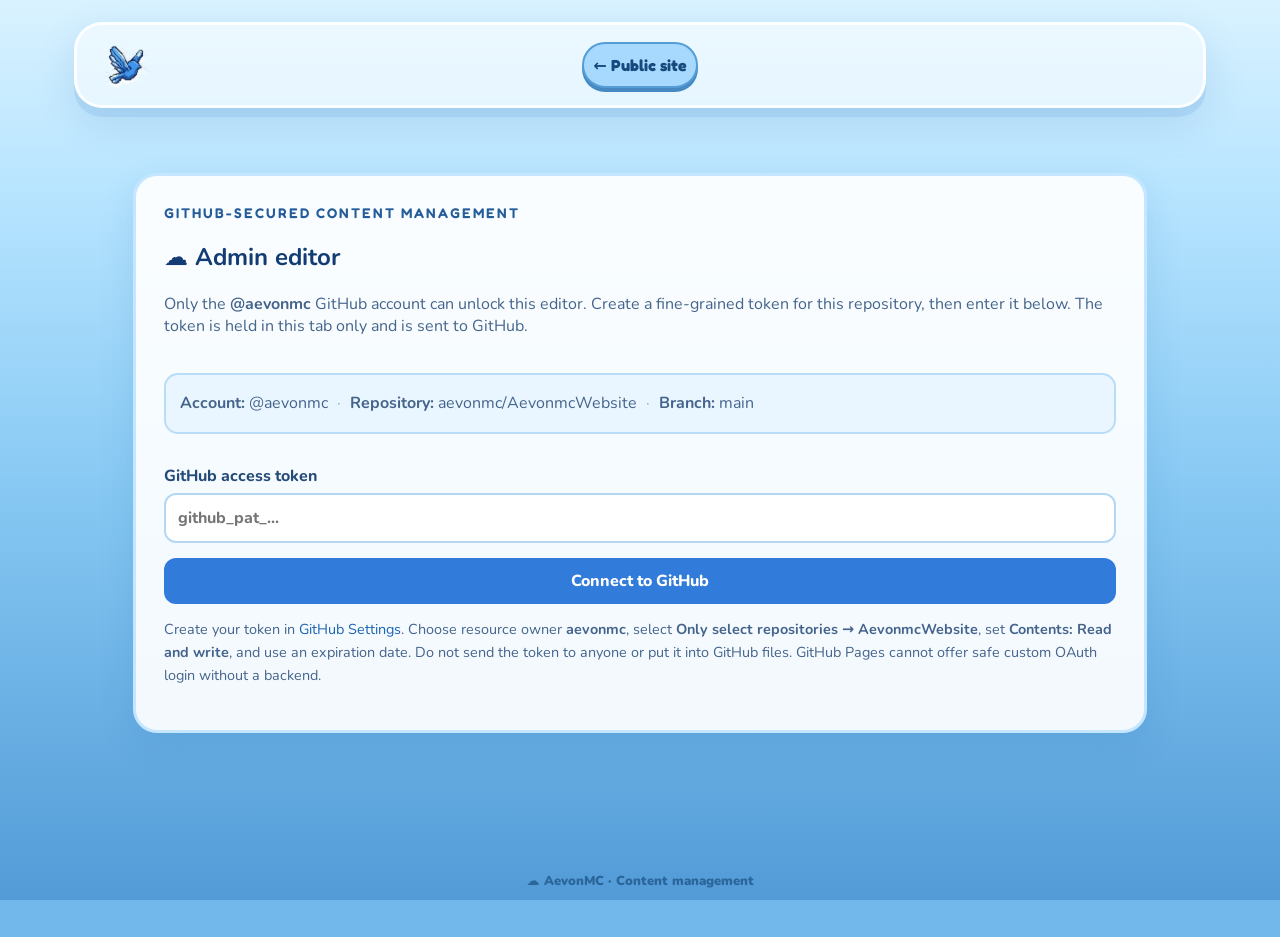
<file: admin.html>
<!doctype html><html lang="en"><head><meta charset="utf-8"><meta name="viewport" content="width=device-width,initial-scale=1"><meta name="robots" content="noindex,nofollow"><title>AevonMC • Content Manager</title><link rel="icon" href="assets/aevonmc-icon.png"><link rel="stylesheet" href="styles.css"><link rel="stylesheet" href="admin.css?v=instant-editor-1"></head><body><div class="sky" aria-hidden="true"><div class="sun"></div><div class="cloud cloud-a"></div><div class="cloud cloud-b"></div><div class="cloud cloud-c"></div></div><div class="app"><header class="topbar"><a class="brand" title="AevonMC" href="index.html"><img src="assets/aevonmc-icon.png" alt=""></a><nav><a href="index.html">← Public site</a><button id="logout" hidden>Disconnect</button></nav></header><main class="admin-shell"><section class="admin-panel" id="login"><div class="eyebrow">GitHub-secured content management</div><h1>☁ Admin editor</h1><p>Only the <strong>@aevonmc</strong> GitHub account can unlock this editor. Create a fine-grained token for this repository, then enter it below. The token is held in this tab only and is sent to GitHub.</p><form id="connect-form"><p class="repo-lock"><strong>Account:</strong> @aevonmc <span>·</span> <strong>Repository:</strong> aevonmc/AevonmcWebsite <span>·</span> <strong>Branch:</strong> main</p><label>GitHub access token <input id="token" type="password" required autocomplete="off" placeholder="github_pat_..."></label><button class="admin-btn" type="submit">Connect to GitHub</button></form><p class="help">Create your token in <a href="https://github.com/settings/personal-access-tokens/new" target="_blank" rel="noopener noreferrer">GitHub Settings</a>. Choose resource owner <strong>aevonmc</strong>, select <strong>Only select repositories → AevonmcWebsite</strong>, set <strong>Contents: Read and write</strong>, and use an expiration date. Do not send the token to anyone or put it into GitHub files. GitHub Pages cannot offer safe custom OAuth login without a backend.</p></section><section id="dashboard" hidden><div class="admin-head"><div><div class="eyebrow">AevonMC</div><h1>Manage Rules & Guides</h1><p id="connected"></p></div><button class="admin-btn" id="new-post">＋ Add post</button></div><p class="notice" id="status" role="status" aria-live="polite"></p><div class="admin-panel"><div class="admin-tools"><input id="filter" placeholder="Search posts..." aria-label="Filter posts"><select id="server-filter"><option value="">All servers</option><option value="lifesteal">LifeSteaL</option><option value="survival-economy">Survival Economy</option></select><select id="category-filter"><option value="">All categories</option><option value="rules">Rules</option><option value="guides">Guides</option></select><button id="refresh">↻ Refresh</button></div><div id="post-list"></div></div><section class="admin-panel" id="editor" hidden><h2 id="editor-title">New post</h2><form id="post-form"><label>Title<input id="title" required maxlength="120"></label><label>URL slug<input id="slug" required pattern="[a-z0-9]+(?:-[a-z0-9]+)*" maxlength="100"></label><label>Minecraft server<select id="server" required><option value="lifesteal">LifeSteaL</option><option value="survival-economy">Survival Economy</option></select></label><label>Content type<select id="category"><option value="rules">Rules</option><option value="guides">Guides</option></select></label><label>Short description<textarea id="description" rows="2" maxlength="350"></textarea></label><label for="content">Post content</label><p class="toolbar-intro"><strong>Formatting tools</strong> — select text, then choose Bold, Italic, Underline, Color, Emoji or Image.</p><div class="rich-toolbar" aria-label="Text formatting toolbar"><button type="button" data-format="bold" title="Bold"><b>B</b></button><button type="button" data-format="italic" title="Italic"><i>I</i></button><button type="button" data-format="underline" title="Underline"><u>U</u></button><button type="button" data-format="heading" title="Heading">H2</button><button type="button" data-format="link" title="Link">Link</button><label class="font-tool">Font family <select id="font-family" aria-label="Font family"><option value="Arial">Arial</option><option value="Helvetica">Helvetica</option><option value="Verdana">Verdana</option><option value="Tahoma">Tahoma</option><option value="Trebuchet MS">Trebuchet MS</option><option value="Georgia">Georgia</option><option value="Times New Roman">Times New Roman</option><option value="Garamond">Garamond</option><option value="Courier New">Courier New</option><option value="Lucida Console">Lucida Console</option><option value="Palatino Linotype">Palatino Linotype</option><option value="Segoe UI">Segoe UI</option><option value="Impact">Impact</option><option value="Comic Sans MS">Comic Sans MS</option><option value="Brush Script MT">Brush Script MT</option><option value="Fredoka">Fredoka</option><option value="Roboto">Roboto</option><option value="Open Sans">Open Sans</option><option value="Lato">Lato</option><option value="Montserrat">Montserrat</option><option value="Poppins">Poppins</option><option value="Nunito">Nunito</option><option value="Oswald">Oswald</option><option value="Raleway">Raleway</option><option value="Merriweather">Merriweather</option><option value="Playfair Display">Playfair Display</option><option value="Quicksand">Quicksand</option><option value="Pacifico">Pacifico</option><option value="Lobster">Lobster</option><option value="Bebas Neue">Bebas Neue</option><option value="Inter">Inter</option></select></label><button type="button" id="apply-font">Apply font</button><label class="font-tool">Font size <select id="font-size" aria-label="Font size"><option value="10">10 px</option><option value="12">12 px</option><option value="14">14 px</option><option value="16">16 px</option><option value="18" selected>18 px</option><option value="20">20 px</option><option value="22">22 px</option><option value="24">24 px</option><option value="26">26 px</option><option value="28">28 px</option><option value="30">30 px</option><option value="32">32 px</option><option value="36">36 px</option><option value="40">40 px</option><option value="44">44 px</option><option value="48">48 px</option><option value="56">56 px</option><option value="64">64 px</option><option value="72">72 px</option></select></label><button type="button" id="apply-size">Apply size</button><label class="color-tool">Text color <input id="text-color" type="color" value="#e65b93" aria-label="Choose text color"></label><button type="button" data-format="color">Apply color</button><button type="button" id="emoji-toggle">😊 Emoji</button><button type="button" id="image-upload">📷 Upload image</button><input type="file" id="image-file" accept="image/png,image/jpeg,image/gif,image/webp" hidden></div><div id="emoji-picker" class="emoji-picker" hidden aria-label="Choose an emoji"></div><div id="rich-content" class="rich-content" contenteditable="true" role="textbox" aria-label="Post content editor" aria-multiline="true" data-placeholder="Write here. Select text and use the toolbar; formatting appears instantly."></div><textarea id="content" hidden aria-hidden="true"></textarea><p class="help">Select text then choose formatting — changes appear immediately in the editor. Paste emojis directly or use the picker. Paste screenshots with Ctrl+V. Images are uploaded to GitHub and inserted into your post.</p><p class="notice" id="upload-status" role="status" aria-live="polite"></p><p class="help">Choose the Minecraft server AND Rules or Guides above. Clicking Publish makes the post visible to visitors after GitHub Pages deploys.</p><div class="admin-actions"><button class="admin-btn" type="submit" id="save">Publish</button><button type="button" id="cancel">Cancel</button></div></form><p class="help">Supports Markdown headings, lists, bold, inline code and links. Publishing triggers your GitHub Pages deployment.</p></section></section></main><footer>☁ AevonMC · Content management</footer></div><script src="admin.js?v=server-routing-fix-4" defer></script></body></html>
</file>
<file: styles.css>
@import url("https://fonts.googleapis.com/css2?family=Bebas+Neue&family=Fredoka:wght@300..700&family=Inter:wght@100..900&family=Lato:wght@100;300;400;700;900&family=Lobster&family=Merriweather:wght@300;400;700&family=Montserrat:wght@100..900&family=Nunito:wght@200..1000&family=Open+Sans:wght@300..800&family=Oswald:wght@200..700&family=Pacifico&family=Playfair+Display:wght@400..900&family=Poppins:wght@100;300;400;500;600;700;900&family=Quicksand:wght@300..700&family=Raleway:wght@100..900&family=Roboto:wght@100..900&display=swap");
@import url('https://fonts.googleapis.com/css2?family=Fredoka:wght@400;500;600;700&family=Nunito:wght@400;600;700;800;900&display=swap');:root{font-family:Nunito,system-ui,sans-serif;color:#19345f;font-synthesis:none}*{box-sizing:border-box}body{margin:0;min-height:100vh;background:linear-gradient(180deg,#5aaef3 0%,#8fd7ff 49%,#e6f7ff 100%);overflow-x:hidden}a{color:inherit;text-decoration:none}button,input{font:inherit}.sky{position:fixed;inset:0;pointer-events:none;overflow:hidden;z-index:-1}.sun{position:absolute;top:11%;right:17%;width:230px;height:230px;border-radius:50%;background:#fff8cb;filter:blur(12px);opacity:.48;box-shadow:0 0 120px 65px #fff9c6}.cloud{position:absolute;width:290px;height:92px;border-radius:100px;background:rgba(255,255,255,.67);filter:blur(3px);box-shadow:65px -32px 0 14px rgba(255,255,255,.67),145px -15px 0 3px rgba(255,255,255,.67),95px 15px 0 10px rgba(255,255,255,.67);animation:drift 45s linear infinite}.cloud-a{top:17%;left:-25%;animation-duration:53s}.cloud-b{top:42%;left:-35%;transform:scale(.72);animation-duration:71s;animation-delay:-26s;opacity:.75}.cloud-c{top:72%;left:-40%;transform:scale(1.3);animation-duration:62s;animation-delay:-38s}.cloud-d{top:28%;left:-30%;transform:scale(.5);animation-duration:39s;animation-delay:-15s}@keyframes drift{from{translate:-30vw 0}to{translate:155vw 0}}.particle{position:absolute;color:white;opacity:.75;animation:fall linear infinite;user-select:none}@keyframes fall{from{transform:translate3d(0,-12vh,0) rotate(0)}to{transform:translate3d(90px,110vh,0) rotate(70deg)}}.app{max-width:1180px;margin:auto;padding:22px 24px;min-height:100vh;display:flex;flex-direction:column}.topbar{display:flex;justify-content:space-between;align-items:center;gap:20px;padding:13px 22px;border:3px solid rgba(255,255,255,.85);border-radius:28px;background:rgba(255,255,255,.55);box-shadow:0 9px 0 rgba(54,125,202,.12),0 15px 40px rgba(25,87,157,.13);backdrop-filter:blur(15px)}.brand{display:flex;align-items:center;gap:10px;font-family:Fredoka,system-ui;font-size:29px;font-weight:700;letter-spacing:-1px;text-shadow:1px 2px white}.brand img{width:54px;height:54px;object-fit:contain;filter:drop-shadow(0 3px 1px white)}.gold{color:#ffae2b;text-shadow:1px 2px #fff}nav{display:flex;gap:9px}nav a,.button{font-family:Fredoka,system-ui;font-weight:600;border:2px solid #fff;background:#f6fbff;color:#254c83;padding:11px 21px;border-radius:99px;box-shadow:0 5px 0 #9ac3f0;transition:transform .18s,background .18s;cursor:pointer}nav a:hover,.button:hover{transform:translateY(-3px);background:#fff}nav a.active{background:#2c7dd1;color:white;box-shadow:0 5px 0 #1c59a2}main{flex:1}.hero{text-align:center;padding:74px 10px 46px}.hero-logo{width:118px;height:118px;object-fit:contain;filter:drop-shadow(0 7px 0 rgba(255,255,255,.7))}.eyebrow{font-family:Fredoka;font-weight:600;color:#255d9a;letter-spacing:2px;text-transform:uppercase;font-size:14px}.hero h1,.page-heading h1{font-family:Fredoka,system-ui;font-size:clamp(46px,7vw,88px);line-height:1.02;margin:12px 0 16px;color:white;-webkit-text-stroke:2px #2660a2;text-shadow:0 6px 0 #245b9e,0 12px 25px #3e85c3}.hero h1 span{color:#ffca4c}.hero p,.page-heading p{font-size:18px;font-weight:800;color:#255c96;max-width:620px;margin:0 auto}.home-grid{display:grid;grid-template-columns:1fr 1fr;gap:24px;max-width:880px;margin:0 auto 70px}.category-card,.post-card,.article,.empty{background:rgba(255,255,255,.88);border:4px solid white;border-radius:34px;box-shadow:0 9px 0 #9dc8ed,0 20px 35px #4b99cc2b}.category-card{padding:32px;display:flex;align-items:center;gap:20px;transition:transform .2s}.category-card:hover,.post-card:hover{transform:translateY(-5px)}.category-icon{font-size:55px;filter:drop-shadow(0 3px 0 #a5c3e9)}h2,h3{font-family:Fredoka;margin:0}.category-card h2{font-size:30px}.category-card p{margin:7px 0 0;color:#58749a;font-weight:700}.arrow{margin-left:auto;font-size:30px;color:#4488cf}.page-heading{text-align:center;padding:62px 0 28px}.page-heading h1{font-size:clamp(43px,6vw,65px)}.toolbar{max-width:880px;margin:0 auto 24px;display:flex;align-items:center;justify-content:space-between;gap:15px}.search{width:min(100%,420px);border:3px solid white;border-radius:18px;background:#ffffffd9;padding:13px 18px;outline:none;color:#244b7d;box-shadow:0 5px 0 #9dc8ed}.search:focus{border-color:#297ccf}.count{font-weight:900;color:#2a6199}.posts{display:grid;grid-template-columns:repeat(2,minmax(0,1fr));gap:22px;max-width:880px;margin:0 auto 80px}.post-card{padding:25px;transition:transform .2s;display:block}.post-card .icon{font-size:35px}.post-card h2{font-size:25px;margin:9px 0}.post-card p{color:#5b7495;font-weight:700;line-height:1.55;margin:0 0 16px}.tag{display:inline-block;background:#e0f0ff;color:#3974af;padding:5px 12px;border-radius:20px;font-size:12px;font-weight:900;text-transform:uppercase}.post-card .read{display:block;margin-top:17px;color:#2878c9;font-weight:900}.article{max-width:860px;margin:54px auto 75px;padding:clamp(24px,5vw,56px)}.back{font-weight:900;color:#347fc3}.article h1{font:700 clamp(32px,5vw,50px) Fredoka;margin:20px 0 10px}.article .summary{color:#6381a0;font-size:18px;font-weight:800}.article hr{border:0;border-top:2px solid #e4eff9;margin:28px 0}.content{font-size:17px;line-height:1.85;color:#314e70;overflow-wrap:anywhere}.content h2{font-size:28px;margin:28px 0 8px;color:#214e86}.content h3{font-size:22px;margin:20px 0 6px;color:#214e86}.content p{margin:10px 0}.content ul,.content ol{padding-left:28px}.content a{color:#166ac2;text-decoration:underline}.content blockquote{margin:18px 0;padding:8px 20px;border-left:5px solid #77b9ee;background:#eaf6ff;border-radius:8px}.content code{background:#eaf1f8;padding:2px 5px;border-radius:5px}.empty{max-width:880px;margin:0 auto 60px;padding:38px;text-align:center;font-weight:800}footer{text-align:center;color:#2b669b;font-size:13px;font-weight:900;padding:25px}@media(max-width:680px){.app{padding:12px}.topbar{flex-direction:column;padding:12px;gap:12px}.brand{font-size:25px}.brand img{width:42px;height:42px}nav{width:100%;justify-content:center}nav a{padding:9px 15px;font-size:14px}.hero{padding:54px 5px 35px}.home-grid,.posts{grid-template-columns:1fr;gap:16px}.category-card{padding:22px}.toolbar{flex-direction:column;align-items:stretch}.search{width:100%}.article{margin-top:28px}}@media(prefers-reduced-motion:reduce){*,*:before,*:after{animation:none!important;transition:none!important}}
/* Photographic-style cloudscape with slow drifting atmospheric layers */
body{background:#77c7f2 url("assets/realistic-clouds.webp") center center / cover fixed no-repeat}
.sky{background:linear-gradient(180deg,rgba(33,115,202,.12),rgba(223,245,255,.12))}
.cloud{width:450px;height:135px;background:rgba(255,255,255,.21);filter:blur(23px);box-shadow:100px -34px 26px 20px rgba(255,255,255,.22),230px -14px 38px 15px rgba(255,255,255,.18),150px 26px 30px 16px rgba(255,255,255,.20)}
.brand{font-family:Fredoka,'Arial Rounded MT Bold',system-ui,sans-serif;font-size:clamp(29px,3vw,40px);font-weight:700;letter-spacing:-1.6px;-webkit-text-stroke:1.3px #245c9c;paint-order:stroke fill;color:#fff;text-shadow:0 3px 0 #387bc3,0 5px 0 #1a5191,0 7px 9px #2b75b77d}
.brand .gold{color:#ffd45c;-webkit-text-stroke:1.1px #a96315;text-shadow:0 3px 0 #e19a25,0 5px 0 #ad6a18}
@media(max-width:680px){body{background-attachment:scroll;background-position:center center}.brand{font-size:31px}}

/* Header layout: logo icon at left, navigation precisely centered. */
.topbar{display:grid;grid-template-columns:1fr auto 1fr;align-items:center}
.topbar .brand{grid-column:1;justify-self:start}
.topbar nav{grid-column:2;justify-self:center}
@media(max-width:680px){
  .topbar{display:flex;flex-direction:column;gap:12px}
  .topbar .brand{align-self:center}
  .topbar nav{width:100%;display:flex;flex-wrap:wrap;justify-content:center}
  .topbar nav a{padding:9px 13px}
}

/* Homepage: server address and Discord invitation flank the centered title. */
.hero-connect{display:grid;grid-template-columns:minmax(0,1fr) minmax(220px,1.25fr) minmax(0,1fr);align-items:center;gap:18px;max-width:1090px;margin:12px auto 28px}
.hero-connect h1{margin:0;white-space:nowrap}
.connect-card{display:flex;flex-direction:column;align-items:center;justify-content:center;gap:7px;min-width:0;min-height:174px;padding:19px 12px;background:rgba(255,255,255,.87);border:3px solid rgba(255,255,255,.95);border-radius:25px;box-shadow:0 7px 0 rgba(66,142,213,.22),0 12px 28px rgba(27,85,145,.12);color:#1d5187;text-align:center}
.connect-icon{font-size:27px;line-height:1}.connect-label{font-family:Fredoka,system-ui,sans-serif;font-weight:700;font-size:13px;letter-spacing:1.1px}.connect-card strong{font-family:Fredoka,system-ui,sans-serif;font-size:clamp(15px,1.65vw,21px);overflow-wrap:anywhere}.copy-server,.join-discord{font-family:Nunito,system-ui,sans-serif;font-weight:900;font-size:14px;background:#317bdb;color:#fff;border:0;border-radius:999px;padding:9px 20px;cursor:pointer}.discord-card{transition:transform .2s,box-shadow .2s}.discord-card:hover{transform:translateY(-4px);box-shadow:0 11px 0 rgba(66,142,213,.2),0 18px 32px rgba(27,85,145,.16)}.discord-card .join-discord{background:#5865f2}.copy-server:focus-visible,.discord-card:focus-visible{outline:3px solid #183f89;outline-offset:4px}
@media(max-width:850px){.hero-connect{grid-template-columns:1fr 1fr;max-width:640px}.hero-connect h1{grid-column:1/-1;grid-row:1}.connect-card{min-height:160px}.server-card{grid-column:1;grid-row:2}.discord-card{grid-column:2;grid-row:2}}
@media(max-width:480px){.hero-connect{gap:10px}.connect-card{padding:14px 8px;min-height:158px}.connect-card strong{font-size:14px}.connect-label{font-size:11px}.copy-server,.join-discord{font-size:12px;padding:8px 12px}}

/* Minimal homepage connectivity labels: no surrounding cards or panels. */
.hero-connect .connect-card{background:none;border:0;box-shadow:none;border-radius:0;padding:10px 4px;min-height:140px;color:#20578d}
.hero-connect .discord-card:hover{transform:none;box-shadow:none}
.hero-connect .connect-label{font-size:14px}
.hero-connect .live-count{font-family:Fredoka,system-ui,sans-serif;font-size:clamp(14px,1.5vw,19px);font-weight:700;color:#215e98;min-height:1.5em}
.hero-connect .copy-server{background:transparent;color:#215e98;border:0;padding:3px 8px;text-decoration:underline;text-underline-offset:3px;box-shadow:none}
.hero-connect .join-discord{background:transparent;color:#4a50b7;border:0;padding:3px 8px;text-decoration:underline;text-underline-offset:3px;box-shadow:none}
.hero-connect .copy-server:hover,.hero-connect .join-discord:hover{opacity:.75}
.hero-connect .join-discord:focus-visible,.hero-connect .copy-server:focus-visible{outline:2px solid #215e98;outline-offset:3px;border-radius:4px}
@media(max-width:480px){.hero-connect .connect-card{min-height:130px;padding:8px 2px}.hero-connect .live-count{font-size:13px}}

/* Homepage server and Discord: text-only, no cards or icons. */
.hero-connect .connect-card, .hero-connect .server-card, .hero-connect .discord-card,
.hero-connect .connect-card:hover {background:transparent!important;background-image:none!important;border:0!important;outline:0!important;box-shadow:none!important;border-radius:0!important;transform:none!important;}
.hero-connect .connect-icon{display:none!important;}

/* Compact, plain-text server and Discord details with green live online counts. */
.hero-connect .connect-card{gap:2px!important;min-height:0!important;padding:2px 4px!important;line-height:1.2}
.hero-connect .connect-label{line-height:1.2}
.hero-connect .connect-card strong{line-height:1.2}
.hero-connect .live-count{color:#16833b!important;line-height:1.2;min-height:0!important;margin:1px 0;font-weight:800;text-shadow:0 1px 0 rgba(255,255,255,.65)}
.hero-connect .live-count.status-unavailable{color:#6b7280!important}
.hero-connect .live-count.status-offline{color:#b42318!important}
.hero-connect .copy-server,.hero-connect .join-discord{margin-top:1px;padding:2px 5px!important;line-height:1.2}
@media(max-width:480px){.hero-connect .connect-card{gap:2px!important;min-height:0!important;padding:2px!important}}

/* Tight vertical stacking: no blank lines between homepage connection texts. */
.hero-connect .connect-card{display:flex!important;flex-direction:column!important;align-items:center!important;justify-content:center!important;gap:0!important;row-gap:0!important;min-height:0!important;padding:0 4px!important;line-height:1.05!important}
.hero-connect .connect-card > *{margin-top:0!important;margin-bottom:0!important;line-height:1.05!important}
.hero-connect .connect-label,.hero-connect .connect-card strong,.hero-connect .live-count{display:block!important;min-height:0!important;padding-top:0!important;padding-bottom:0!important}
.hero-connect .copy-server,.hero-connect .join-discord{margin:0!important;padding:0 3px!important;line-height:1.05!important}
@media(max-width:480px){.hero-connect .connect-card{gap:0!important;padding:0 2px!important}}

/* Server and Discord headings + live status: regular Arial, preserving green and tight spacing. */
.hero-connect .connect-label,
.hero-connect .live-count {font-family:Arial,Helvetica,sans-serif!important;font-weight:400!important;font-style:normal!important;letter-spacing:normal!important;text-shadow:none!important;}

/* Requested typography: smaller regular labels/status; only middle line bold. */
.hero-connect .connect-label,
.hero-connect .live-count {font-family:Arial,Helvetica,sans-serif!important;font-size:12px!important;font-weight:400!important;line-height:1.05!important;}
.hero-connect .connect-card > strong {font-family:Arial,Helvetica,sans-serif!important;font-size:15px!important;font-weight:700!important;line-height:1.05!important;}
.hero-connect .connect-card {gap:0!important;row-gap:0!important;}
@media(max-width:480px){.hero-connect .connect-label,.hero-connect .live-count{font-size:11px!important}.hero-connect .connect-card > strong{font-size:14px!important}}

/* Homepage connection headings: larger, bold Arial; online counters remain compact and regular. */
.hero-connect .connect-card > strong{font-family:Arial,Helvetica,sans-serif!important;font-size:23px!important;font-weight:700!important;line-height:1.12!important;}
@media(max-width:480px){.hero-connect .connect-card > strong{font-size:19px!important;}}

/* White live online text for Minecraft and Discord. */
.hero-connect .live-count,
.hero-connect .live-count.status-unavailable,
.hero-connect .live-count.status-offline {color:#fff!important;}

.content .post-image{margin:18px 0;text-align:center}.content .post-image img{max-width:100%;height:auto;border-radius:12px;box-shadow:0 5px 20px #133a6226}.content u{text-underline-offset:3px}

/* Optional Google Fonts for rich post typography; system fonts remain available offline. */

/* Keep every screenshot within its Rules/Guides article, at its original aspect ratio. */
.article,.article .content,.article .content p,.article .content figure {min-width:0;max-width:100%;box-sizing:border-box;}
.article .content {overflow-wrap:anywhere;overflow-x:hidden;}
.article .content img,.article .content figure img,.article .post-image img {display:block;width:auto !important;max-width:100% !important;height:auto !important;max-height:75vh;object-fit:contain;object-position:left center;box-sizing:border-box;border-radius:9px;}
.article .post-image {margin:16px 0;max-width:100%;}
@media(max-width:650px){.article .content img,.article .post-image img{max-height:60vh;}}

/* Separate LifeSteal and Survival Economy collections */
.topbar nav{overflow:visible}.nav-dropdown{position:relative;display:inline-flex;align-items:center}.nav-dropdown summary{cursor:pointer;list-style:none;user-select:none;padding:8px 10px;border-radius:12px}.nav-dropdown summary::-webkit-details-marker{display:none}.nav-dropdown summary:hover,.nav-dropdown[open] summary{background:rgba(255,255,255,.22)}.nav-menu{position:absolute;z-index:100;top:100%;left:0;min-width:185px;display:grid;gap:3px;padding:8px;border-radius:14px;background:rgba(31,77,115,.97);box-shadow:0 12px 30px #173a5655}.nav-menu a{display:block;white-space:nowrap;padding:9px 12px;color:#fff!important;border-radius:8px}.nav-menu a:hover{background:#ffffff33}
.server-choices{display:grid;grid-template-columns:repeat(2,minmax(0,1fr));gap:22px;margin:25px auto 55px;max-width:960px}.server-choice{text-align:center;display:block;padding:40px 22px;border-radius:24px;color:#fff;text-decoration:none;box-shadow:0 12px 30px #153f5740;transition:transform .2s}.server-choice:hover{transform:translateY(-4px)}.server-choice h2{font-size:clamp(26px,4vw,42px);margin:10px 0}.server-choice p{margin:8px 0 22px}.server-choice-icon{font-size:42px}.server-choice.lifesteal,.server-banner.lifesteal{background:linear-gradient(130deg,#751a36,#c23848 55%,#e9755c)}.server-choice.economy,.server-banner.economy{background:linear-gradient(130deg,#146c64,#3b9e7c 55%,#8cc786)}.server-banner{margin:28px auto 32px;max-width:1000px;text-align:center;padding:44px 20px;border-radius:26px;color:#fff;box-shadow:0 12px 34px #153f5740}.server-banner h1{font-size:clamp(42px,7vw,80px);line-height:1.1;margin:8px 0}.server-banner .server-symbol{font-size:48px}.server-banner p{font-size:18px;margin:12px 0 24px}.server-back{color:#fff;text-decoration:underline}.post-server-label{font-weight:700;margin:15px 0;color:#a92d4a}.post-server-label.economy{color:#1d826b}@media(max-width:650px){.server-choices{grid-template-columns:1fr}.nav-menu{left:auto;right:0}.nav-dropdown summary{padding:6px}}


/* Minecraft-inspired server category artwork: original CSS pixel blocks, no external assets. */
.server-choice,.server-banner{position:relative;isolation:isolate;overflow:hidden;border:4px solid rgba(255,255,255,.35);text-shadow:0 2px 8px #0007}
.server-choice{min-height:310px;display:flex;align-items:center;justify-content:center;padding:32px 18px}
.server-choice-content,.server-banner-content{position:relative;z-index:2}
.server-choice-content{width:100%}
.server-choice.lifesteal,.server-banner.lifesteal{background:linear-gradient(155deg,#2a101c 0%,#752039 42%,#bf3248 75%,#eb7757 100%)}
.server-choice.economy,.server-banner.economy{background:linear-gradient(155deg,#153b52 0%,#216e72 48%,#5b9c60 78%,#a2c66b 100%)}
.server-choice h2,.server-banner h1{font-family:Fredoka,system-ui,sans-serif;letter-spacing:.01em;text-shadow:0 4px 0 #0005,0 9px 18px #0008}
.server-choice-icon,.server-banner .server-symbol{display:inline-flex;align-items:center;justify-content:center;background:#0b182b88;border:3px solid #ffffff80;box-shadow:5px 5px 0 #0005;border-radius:10px;width:66px;height:66px;font-size:37px}
.server-choice-action{display:inline-block;padding:9px 18px;border:2px solid #fff9;border-radius:9px;background:#071c2e99;font-weight:900;box-shadow:4px 4px 0 #0005}
.server-choice:hover .server-choice-action{background:#fff;color:#203954;text-shadow:none}
.server-banner{min-height:320px;display:flex;flex-direction:column;justify-content:center;align-items:center;padding:42px 20px}
.server-banner .eyebrow{color:#fff;text-shadow:0 2px 5px #000a}
.server-banner .server-back{display:inline-block;padding:8px 14px;border:2px solid #ffffff9c;border-radius:8px;background:#091d3099;text-decoration:none;font-weight:800}
.mc-art{position:absolute;inset:0;z-index:-1;pointer-events:none;overflow:hidden;opacity:.95}
.mc-art::before{content:"";position:absolute;inset:0;background:linear-gradient(0deg,#0008,transparent 58%),repeating-linear-gradient(0deg,transparent 0 19px,#ffffff09 19px 20px),repeating-linear-gradient(90deg,transparent 0 19px,#ffffff09 19px 20px)}
.mc-sun{position:absolute;right:13%;top:12%;width:48px;height:48px;background:#ffe8a2;box-shadow:0 0 0 8px #ffe8a220,0 0 36px #fff4a277;image-rendering:pixelated;transform:rotate(0deg)}
.mc-life .mc-sun{background:#ff566a;box-shadow:0 0 0 8px #ff566a20,0 0 45px #ff566a88}
.mc-cloud{position:absolute;top:17%;left:8%;width:80px;height:18px;background:#fff7;box-shadow:18px -18px 0 #fff7,44px -18px 0 #fff7,66px 0 0 #fff7;opacity:.48}
.mc-cloud-two{top:33%;left:auto;right:12%;transform:scale(.55);opacity:.3}
.mc-hill{position:absolute;bottom:-12%;width:65%;height:43%;clip-path:polygon(0 100%,0 45%,14% 45%,14% 24%,30% 24%,30% 5%,50% 5%,50% 32%,68% 32%,68% 58%,100% 58%,100% 100%);background:linear-gradient(180deg,#263d4a,#0b1e2b)}
.mc-hill-back{right:-8%;opacity:.52;transform:scale(1.3);transform-origin:bottom right}
.mc-hill-front{left:-8%;bottom:-20%;opacity:.72}
.mc-economy .mc-hill{background:linear-gradient(180deg,#79ba6c 0 17%,#476d42 17% 25%,#6b4d32 25% 100%)}
.mc-life .mc-hill{background:linear-gradient(180deg,#9d4a51 0 14%,#4d2438 14% 28%,#27172a 28% 100%)}
.mc-block{position:absolute;width:46px;height:46px;bottom:11%;background:#88613e;border-top:12px solid #6db85b;box-shadow:inset -9px 0 #0002,inset 7px 0 #fff2,5px 5px 0 #0005;transform:rotate(-9deg)}
.mc-block-a{left:11%}.mc-block-b{right:13%;bottom:19%;transform:rotate(12deg) scale(.8)}.mc-block-c{right:28%;bottom:3%;transform:rotate(-5deg) scale(.6)}
.mc-life .mc-block{background:#3b2036;border-top-color:#ba4c5b}
.mc-spark{position:absolute;font-size:28px;color:#ffdf90;text-shadow:3px 3px 0 #0007;animation:mc-float 4s ease-in-out infinite}
.mc-spark-one{left:20%;top:20%}.mc-spark-two{right:21%;top:42%;animation-delay:-2s;font-size:19px}
.mc-life .mc-spark{color:#ff6577}
.mc-emblem{position:absolute;left:50%;top:50%;transform:translate(-50%,-50%) rotate(-12deg);font-size:clamp(120px,20vw,230px);font-family:Arial,sans-serif;font-weight:900;color:#ffffff13;text-shadow:9px 9px 0 #0001}
.mc-economy .mc-emblem{color:#f6df731f}
@keyframes mc-float{50%{translate:0 -10px}}
@media(prefers-reduced-motion:reduce){.mc-spark{animation:none}}
@media(max-width:650px){.server-choice{min-height:270px}.server-banner{min-height:290px}.mc-emblem{font-size:140px}.mc-sun{right:8%}}


/* Dropdown overlay fix: menu must float ABOVE Minecraft-themed banners. */
.app{isolation:isolate;overflow:visible}
.topbar{position:relative;z-index:1000;overflow:visible!important;isolation:isolate}
.topbar nav{position:relative;z-index:1001;overflow:visible!important}
.topbar .nav-dropdown{position:relative;z-index:1002;overflow:visible!important}
.topbar .nav-dropdown[open]{z-index:1003}
.topbar .nav-menu{position:absolute;z-index:1100;top:calc(100% + 9px);left:0;display:grid;min-width:195px;overflow:visible;transform-origin:top center;will-change:transform,opacity;box-shadow:0 15px 35px rgba(16,43,80,.32)}
.topbar .nav-dropdown[open] .nav-menu{animation:aevonMenuIn .24s cubic-bezier(.2,.85,.25,1) both}
@keyframes aevonMenuIn{from{opacity:0;transform:translateY(-9px) scale(.97)}to{opacity:1;transform:translateY(0) scale(1)}}
.topbar .nav-dropdown summary{outline-offset:4px}
.topbar .nav-dropdown summary:focus-visible{outline:2px solid #225c98}
.topbar .nav-menu a{transition:background .15s ease,transform .15s ease}
.topbar .nav-menu a:hover{transform:translateX(3px)}
/* Keep themed content behind the navigation dropdown. */
.app main{position:relative;z-index:0}
@media(max-width:650px){.topbar .nav-menu{left:50%;right:auto;transform-origin:top center;translate:-50% 0;min-width:175px}}
@media(prefers-reduced-motion:reduce){.topbar .nav-dropdown[open] .nav-menu{animation:none}.topbar .nav-menu a{transition:none}}


/* Dropdown contrast and readable labels */
.topbar .nav-dropdown .nav-menu{z-index:5000!important;background:#183b5b!important;border:2px solid #e2f2ff;min-width:215px;box-shadow:0 16px 40px #102439aa;opacity:1!important;visibility:visible!important}
.topbar .nav-dropdown .nav-menu a{display:block!important;background:#285b7d!important;color:#fff!important;-webkit-text-fill-color:#fff!important;font:700 15px/1.35 Nunito,Arial,sans-serif!important;text-shadow:none!important;opacity:1!important;visibility:visible!important;padding:12px 15px!important;border-radius:9px!important;border:1px solid #ffffff40!important;box-shadow:none!important;white-space:normal!important}
.topbar .nav-dropdown .nav-menu a:hover,.topbar .nav-dropdown .nav-menu a:focus-visible{background:#3b83ad!important;outline:2px solid white}
.topbar .nav-dropdown[open]{z-index:4000!important}
/* Route-dependent Minecraft inspired atmosphere */
body.world-lifesteal{background:#260e1e!important;background-image:radial-gradient(ellipse at 75% 20%,#d13e5b88,transparent 38%),linear-gradient(155deg,#180e1c,#591a32 53%,#25101e)!important}
body.world-economy{background:#286e60!important;background-image:radial-gradient(ellipse at 80% 15%,#f7e5a188,transparent 38%),linear-gradient(155deg,#164b63,#428e69 60%,#8fb778)!important}
body.world-lifesteal .sky{z-index:0;background:repeating-linear-gradient(90deg,transparent 0 79px,#f55b7409 79px 80px),linear-gradient(#200e2033,#681f4033)}
body.world-economy .sky{z-index:0;background:repeating-linear-gradient(90deg,transparent 0 79px,#ffecaa12 79px 80px),linear-gradient(#0c555533,#b6d48c33)}
body.world-lifesteal .sun{background:#fa435a;box-shadow:0 0 120px 65px #d32b4d99;opacity:.6}
body.world-economy .sun{background:#ffe6a5;box-shadow:0 0 120px 65px #f9d77699;opacity:.65}
body.world-lifesteal .cloud{background:#632d4670;box-shadow:65px -32px 0 14px #632d4670,145px -15px 0 3px #632d4670,95px 15px 0 10px #632d4670}
body.world-economy .cloud{background:#edffe477;box-shadow:65px -32px 0 14px #edffe477,145px -15px 0 3px #edffe477,95px 15px 0 10px #edffe477}
body.world-lifesteal .particle{color:#ff697e;text-shadow:0 0 12px #ff315a}
body.world-economy .particle{color:#ffe9a2;text-shadow:0 0 12px #ffe9a2}
body.world-lifesteal .topbar{background:#28182ee0;border-color:#b55d76}
body.world-economy .topbar{background:#e2f5e1e5;border-color:#f8e7ac}
body.world-lifesteal .topbar nav>a{background:#592b43;color:#fff;border-color:#b76b83}
body.world-lifesteal .nav-dropdown summary{color:#ffe5ed}
body.world-lifesteal .topbar .nav-dropdown .nav-menu{background:#37172c!important;border-color:#d58098}
body.world-lifesteal .topbar .nav-dropdown .nav-menu a{background:#6b2a48!important}
body.world-lifesteal .topbar .nav-dropdown .nav-menu a:hover{background:#a13d61!important}
body.world-economy .topbar .nav-dropdown .nav-menu{background:#1a5549!important;border-color:#b8dca9}
body.world-economy .topbar .nav-dropdown .nav-menu a{background:#28725e!important}
body.world-economy .topbar .nav-dropdown .nav-menu a:hover{background:#399879!important}
body.world-lifesteal .server-banner{border-color:#ef9aab;box-shadow:0 0 0 5px #591c3b,0 25px 55px #0007}
body.world-economy .server-banner{border-color:#f4e6b1;box-shadow:0 0 0 5px #40886a,0 25px 55px #143d3b66}
body.world-lifesteal .post-card,body.world-lifesteal .article,body.world-lifesteal .empty{border-color:#edb5c5;box-shadow:0 9px 0 #7d3050,0 20px 35px #0005}
body.world-economy .post-card,body.world-economy .article,body.world-economy .empty{border-color:#f1e6b5;box-shadow:0 9px 0 #589a7c,0 20px 35px #0b3b3655}
body.world-lifesteal footer,body.world-lifesteal .count{color:#ffe6eb}
body.world-economy footer,body.world-economy .count{color:#f4ffe6}
body.world-lifesteal .server-banner .mc-spark{animation-duration:2.5s}
body.world-economy .server-banner .mc-spark{animation-duration:5s}
@media(max-width:650px){.topbar .nav-dropdown .nav-menu{min-width:185px}}

/* Repository-sync warning: visible instead of silently displaying stale posts. */
#content-sync-notice:not([hidden]){position:relative;z-index:5;max-width:1100px;margin:12px auto;padding:13px 18px;border:2px solid #dca455;border-radius:12px;background:#fff4d8;color:#603c1c;font-weight:700;box-shadow:0 4px 15px #0002}

/* Navigation-only update: four matching smooth buttons in every server theme. */
.topbar nav {align-items:center;gap:10px;}
.topbar nav > a, .topbar nav > .nav-dropdown > summary {
  box-sizing:border-box;display:inline-flex;align-items:center;justify-content:center;
  min-height:46px;padding:10px 20px;margin:0;
  font:700 16px/1.25 Fredoka,system-ui,sans-serif;letter-spacing:0;
  color:#254c83!important;-webkit-text-fill-color:#254c83!important;
  background:#f6fbff!important;border:2px solid #fff!important;border-radius:999px!important;
  box-shadow:0 4px 0 #9ac3f0!important;text-shadow:none!important;
  transform:none;transition:background-color .2s ease,box-shadow .2s ease,transform .2s ease,color .2s ease!important;
  cursor:pointer;white-space:nowrap;
}
.topbar nav > a:hover,.topbar nav > .nav-dropdown > summary:hover,
.topbar nav > .nav-dropdown[open] > summary {
  background:#e4f3ff!important;transform:translateY(-2px);box-shadow:0 6px 0 #9ac3f0!important;
}
.topbar nav > a:active,.topbar nav > .nav-dropdown > summary:active {
  transform:translateY(3px);box-shadow:0 1px 0 #9ac3f0!important;
}
.topbar nav > a.active {background:#d8ecff!important;color:#254c83!important;-webkit-text-fill-color:#254c83!important;}
.topbar nav > a:focus-visible,.topbar nav > .nav-dropdown > summary:focus-visible {outline:3px solid #367fc7;outline-offset:3px;}
.topbar .nav-dropdown .nav-menu {background:#f6fbff!important;border:2px solid white!important;border-radius:17px!important;box-shadow:0 8px 24px #153d6533!important;padding:8px!important;}
.topbar .nav-dropdown .nav-menu a {
  background:#e4f3ff!important;color:#254c83!important;-webkit-text-fill-color:#254c83!important;
  border:0!important;border-radius:11px!important;font:700 15px/1.4 Fredoka,system-ui,sans-serif!important;
  padding:12px 15px!important;text-align:left;transition:background-color .2s ease!important;
}
.topbar .nav-dropdown .nav-menu a:hover,.topbar .nav-dropdown .nav-menu a:focus-visible {background:#cce6ff!important;transform:none!important;outline:none;}
@media(max-width:680px){.topbar nav{gap:7px}.topbar nav > a,.topbar nav > .nav-dropdown > summary{min-height:40px;padding:8px 12px;font-size:14px}}
@media(max-width:390px){.topbar nav{gap:4px}.topbar nav > a,.topbar nav > .nav-dropdown > summary{padding:8px 9px;font-size:13px}}

/* Navigation refinement: identical dimensions and geometry; only theme palette changes. */
.topbar nav{
  --nav-bg:#f6fbff;--nav-hover:#e4f3ff;--nav-text:#254c83;
  --nav-border:#ffffff;--nav-depth:#9ac3f0;--nav-menu-bg:#edf7ff;
  display:flex;align-items:center;justify-content:center;gap:10px;
}
body.world-lifesteal .topbar nav{
  --nav-bg:#71344f;--nav-hover:#87415f;--nav-text:#fff1f5;
  --nav-border:#b87891;--nav-depth:#411e32;--nav-menu-bg:#4a2539;
}
body.world-economy .topbar nav{
  --nav-bg:#2d7664;--nav-hover:#398b74;--nav-text:#f2fff4;
  --nav-border:#8bc8ac;--nav-depth:#1a5046;--nav-menu-bg:#205d50;
}
.topbar nav > a,.topbar nav > .nav-dropdown,
.topbar nav > .nav-dropdown > summary {box-sizing:border-box;flex:0 0 116px;width:116px;max-width:116px;}
.topbar nav > .nav-dropdown{display:inline-flex;align-items:stretch;justify-content:stretch;}
.topbar nav > a,.topbar nav > .nav-dropdown > summary{
  height:46px;min-height:46px;padding:0 6px!important;
  display:flex;align-items:center;justify-content:center;
  font:700 16px/1 Fredoka,system-ui,sans-serif!important;
  color:var(--nav-text)!important;-webkit-text-fill-color:var(--nav-text)!important;
  background:var(--nav-bg)!important;border:2px solid var(--nav-border)!important;
  border-radius:999px!important;box-shadow:0 4px 0 var(--nav-depth)!important;
  text-shadow:none!important;white-space:nowrap;transform:none;
  transition:background-color .18s ease,transform .18s ease,box-shadow .18s ease!important;
}
.topbar nav > a:hover,.topbar nav > .nav-dropdown > summary:hover,
.topbar nav > .nav-dropdown[open] > summary{
  background:var(--nav-hover)!important;transform:translateY(-1px);
  box-shadow:0 5px 0 var(--nav-depth)!important;
}
.topbar nav > a:active,.topbar nav > .nav-dropdown > summary:active{
  transform:translateY(3px);box-shadow:0 1px 0 var(--nav-depth)!important;
}
.topbar nav > a.active{
  background:var(--nav-bg)!important;color:var(--nav-text)!important;
  -webkit-text-fill-color:var(--nav-text)!important;
}
.topbar .nav-dropdown .nav-menu{
  background:var(--nav-menu-bg)!important;border:2px solid var(--nav-border)!important;
  box-shadow:0 8px 20px #142c4540!important;
}
.topbar .nav-dropdown .nav-menu a,
body.world-lifesteal .topbar .nav-dropdown .nav-menu a,
body.world-economy .topbar .nav-dropdown .nav-menu a{
  background:var(--nav-bg)!important;color:var(--nav-text)!important;
  -webkit-text-fill-color:var(--nav-text)!important;
  border:1px solid var(--nav-border)!important;border-radius:12px!important;
  box-shadow:none!important;text-align:center!important;
}
.topbar .nav-dropdown .nav-menu a:hover,
body.world-lifesteal .topbar .nav-dropdown .nav-menu a:hover,
body.world-economy .topbar .nav-dropdown .nav-menu a:hover{
  background:var(--nav-hover)!important;
}
@media(max-width:680px){
  .topbar nav{gap:6px;flex-wrap:nowrap;max-width:100%;}
  .topbar nav > a,.topbar nav > .nav-dropdown,
  .topbar nav > .nav-dropdown > summary{
    flex:0 1 96px;width:96px;max-width:96px;min-width:0;
  }
  .topbar nav > a,.topbar nav > .nav-dropdown > summary{
    height:42px;min-height:42px;font-size:14px!important;padding:0 3px!important;
  }
}
@media(max-width:410px){
  .topbar nav{gap:4px;}
  .topbar nav > a,.topbar nav > .nav-dropdown,
  .topbar nav > .nav-dropdown > summary{flex:1 1 0;width:auto;max-width:none;}
  .topbar nav > a,.topbar nav > .nav-dropdown > summary{font-size:12px!important;padding:0 2px!important;}
}

/* Sky cleanup: keep the established layouts, navigation, and server-specific palettes. */
body:not(.world-lifesteal):not(.world-economy){
  background:#72b8eb!important;
  background-image:linear-gradient(to bottom,#d9f2ff 0%,#b6e4ff 22%,#86c8f3 55%,#529bd7 100%)!important;
  background-attachment:fixed!important;
}
/* No falling particles or cloud decorations on any theme. */
.cloud,.particle,#particles{display:none!important;animation:none!important;}
body:not(.world-lifesteal):not(.world-economy) .sky{background:none!important;}
body:not(.world-lifesteal):not(.world-economy) .sun{display:none!important;}

/* Targeted refinement: horizontal clouds only on the two server themes. */
.cloud,.particle,#particles{display:none!important;}
body.world-lifesteal .sky .cloud,
body.world-economy .sky .cloud{
  display:block!important;
  animation-name:drift!important;
  animation-timing-function:linear!important;
  animation-iteration-count:infinite!important;
  pointer-events:none;
  will-change:translate;
}
body.world-lifesteal .sky .cloud-a,body.world-economy .sky .cloud-a{animation-duration:53s!important;}
body.world-lifesteal .sky .cloud-b,body.world-economy .sky .cloud-b{animation-duration:71s!important;}
body.world-lifesteal .sky .cloud-c,body.world-economy .sky .cloud-c{animation-duration:62s!important;}
body.world-lifesteal .sky .cloud-d,body.world-economy .sky .cloud-d{animation-duration:39s!important;}
/* Clear sky-blue controls on the homepage; geometry and theme controls unchanged. */
body:not(.world-lifesteal):not(.world-economy) .topbar nav{
  --nav-bg:#a7d9ff;
  --nav-hover:#8ccaff;
  --nav-text:#164a7d;
  --nav-border:#559dd6;
  --nav-depth:#478ac1;
  --nav-menu-bg:#c5e9ff;
}
body:not(.world-lifesteal):not(.world-economy) .topbar .nav-dropdown .nav-menu{
  border-color:#559dd6!important;
}
@media(prefers-reduced-motion:reduce){
 body.world-lifesteal .sky .cloud,body.world-economy .sky .cloud{animation:none!important;will-change:auto;}
}

/* Homepage overview: scoped to the new three-card section. */
.overview-section{max-width:1100px;margin:0 auto 75px;padding:0 4px;width:100%;}
.overview-section>h2{text-align:center;font-family:Fredoka,system-ui,sans-serif;font-size:clamp(32px,4.5vw,49px);color:#215c94;margin:0 0 27px;font-weight:700;}
.overview-grid{display:grid;grid-template-columns:repeat(3,minmax(0,1fr));gap:22px;align-items:stretch;}
.overview-card{min-width:0;overflow:hidden;background:rgba(255,255,255,.9);border:3px solid #fff;border-radius:25px;box-shadow:0 7px 0 #9dc8ed;display:flex;flex-direction:column;}
.overview-card>img{display:block;width:100%;aspect-ratio:16/9;object-fit:cover;background:#9dd5f7;}
.overview-card-body{padding:20px 20px 25px;flex:1;}
.overview-card h3{font-family:Fredoka,system-ui,sans-serif;color:#245f96;font-size:clamp(21px,2.5vw,27px);line-height:1.2;margin:0 0 9px;}
.overview-card p{font-size:15px;line-height:1.55;color:#506d8f;font-weight:700;margin:0;}
@media(max-width:750px){.overview-grid{grid-template-columns:1fr;max-width:480px;margin:auto;gap:20px;}}

/* LifeSteaL Coming Soon: restore large gray title after homepage Overview update. */
html body.world-lifesteal main#main section.lifesteal-coming-soon > h1 {
  display:block !important;
  font-family:Fredoka,system-ui,sans-serif !important;
  font-size:clamp(72px, 11vw, 140px) !important;
  font-weight:800 !important;
  line-height:1.08 !important;
  color:#c8cbd2 !important;
  -webkit-text-fill-color:#c8cbd2 !important;
  -webkit-text-stroke:0 !important;
  text-shadow:none !important;
  background:none !important;
  margin:0 !important;
  letter-spacing:.01em !important;
}
@media(max-width:600px){html body.world-lifesteal main#main section.lifesteal-coming-soon > h1{font-size:clamp(56px,13vw,86px)!important}}

/* Center the LifeSteaL temporary-unavailability heading in the visible page area. */
html body.world-lifesteal .app > main#main:has(> .lifesteal-coming-soon) {
  display:flex !important;
  flex-direction:column;
  align-items:center !important;
  justify-content:center !important;
  width:100%;
  min-height:calc(100dvh - 205px);
}
html body.world-lifesteal main#main > .lifesteal-coming-soon {
  width:100%;
  min-height:0 !important;
  margin:auto 0 !important;
  padding:20px 0 !important;
  display:flex !important;
  align-items:center !important;
  justify-content:center !important;
  text-align:center !important;
  background:none !important;
  box-shadow:none !important;
  border:0 !important;
}
@media(max-width:680px){html body.world-lifesteal .app > main#main:has(> .lifesteal-coming-soon){min-height:calc(100dvh - 250px)}}

/* Homepage title only: match LifeSteaL Coming Soon typography and size. */
html body:not(.world-lifesteal):not(.world-economy) main#main .hero-connect > h1 {
  font-family: Fredoka, system-ui, sans-serif !important;
  font-weight: 700 !important;
  font-size: clamp(56px, 9.5vw, 140px) !important;
  line-height: 1.05 !important;
  letter-spacing: -0.035em !important;
  color: #5aa1ff !important;
  -webkit-text-stroke: 0 !important;
  text-shadow: none !important;
  filter: none !important;
}
html body:not(.world-lifesteal):not(.world-economy) main#main .hero-connect > h1 span {
  color: #ffdd55 !important;
  -webkit-text-stroke: 0 !important;
  text-shadow: none !important;
}
@media (max-width: 680px) {
  html body:not(.world-lifesteal):not(.world-economy) main#main .hero-connect > h1 {
    font-size: clamp(48px, 12vw, 86px) !important;
  }
}

/* Homepage-only: equal side columns keep the title centered and clear of Discord/server info. */
html body:not(.world-lifesteal):not(.world-economy) main#main .hero-connect {
  display:grid;
  grid-template-columns:minmax(0,1fr) minmax(0,1.65fr) minmax(0,1fr);
  align-items:center;
  gap:clamp(10px,2vw,24px);
  width:100%;
  max-width:1090px;
  margin-inline:auto;
}
html body:not(.world-lifesteal):not(.world-economy) main#main .hero-connect > h1 {
  grid-column:2;
  min-width:0;
  width:100%;
  text-align:center;
  white-space:nowrap;
  font-size:clamp(48px,7.5vw,104px)!important;
  letter-spacing:-.035em!important;
}
html body:not(.world-lifesteal):not(.world-economy) main#main .hero-connect > .server-card {grid-column:1;min-width:0;}
html body:not(.world-lifesteal):not(.world-economy) main#main .hero-connect > .discord-card {grid-column:3;min-width:0;}
html body:not(.world-lifesteal):not(.world-economy) main#main .hero > p {
  color:#fff!important;
  -webkit-text-fill-color:#fff!important;
  text-shadow:none!important;
}
@media(max-width:850px){
  html body:not(.world-lifesteal):not(.world-economy) main#main .hero-connect {
    grid-template-columns:repeat(2,minmax(0,1fr));
    max-width:640px;
  }
  html body:not(.world-lifesteal):not(.world-economy) main#main .hero-connect > h1 {
    grid-column:1/-1;
    grid-row:1;
    font-size:clamp(48px,10vw,95px)!important;
  }
  html body:not(.world-lifesteal):not(.world-economy) main#main .hero-connect > .server-card {grid-column:1;grid-row:2;}
  html body:not(.world-lifesteal):not(.world-economy) main#main .hero-connect > .discord-card {grid-column:2;grid-row:2;}
}
@media(max-width:420px){
  html body:not(.world-lifesteal):not(.world-economy) main#main .hero-connect > h1 {font-size:clamp(44px,12vw,60px)!important;}
}

/* Homepage title alignment fix: target the actual generated DOM, not missing child selectors. */
html body:not(.world-lifesteal):not(.world-economy) main#main section.hero .hero-connect {
  display:grid !important;
  grid-template-columns:minmax(0,1fr) minmax(0,2.4fr) minmax(0,1fr) !important;
  align-items:center !important;
  column-gap:clamp(12px,2vw,28px) !important;
  width:100% !important;
  max-width:1180px !important;
  margin-inline:auto !important;
}
html body:not(.world-lifesteal):not(.world-economy) main#main section.hero .hero-connect > .connect-card.server-card {
  grid-column:1 !important;grid-row:1 !important;min-width:0 !important;
}
html body:not(.world-lifesteal):not(.world-economy) main#main section.hero .hero-connect > .connect-card.discord-card {
  grid-column:3 !important;grid-row:1 !important;min-width:0 !important;
}
html body:not(.world-lifesteal):not(.world-economy) main#main section.hero .hero-connect > h1.home-brand-title {
  grid-column:2 !important;grid-row:1 !important;
  min-width:0 !important;width:100% !important;
  box-sizing:border-box !important;
  margin:0 !important;padding:0 !important;
  font-family:Fredoka,system-ui,sans-serif !important;
  font-size:clamp(45px,7vw,94px) !important;
  font-weight:800 !important;
  letter-spacing:-.045em !important;
  line-height:1.1 !important;
  white-space:nowrap !important;
  text-align:center !important;
  color:#5aa1ff !important;
  -webkit-text-fill-color:#5aa1ff !important;
  -webkit-text-stroke:0 !important;
  text-shadow:none !important;
  filter:none !important;
}
html body:not(.world-lifesteal):not(.world-economy) main#main section.hero .hero-connect > h1.home-brand-title span {
  color:#ffdd55 !important;-webkit-text-fill-color:#ffdd55 !important;
  -webkit-text-stroke:0 !important;text-shadow:none !important;
}
html body:not(.world-lifesteal):not(.world-economy) main#main section.hero > p.home-hero-subtitle {
  color:#ffffff !important;-webkit-text-fill-color:#ffffff !important;
  text-shadow:none !important;
}
@media(max-width:900px){
  html body:not(.world-lifesteal):not(.world-economy) main#main section.hero .hero-connect {
    grid-template-columns:repeat(2,minmax(0,1fr)) !important;
    max-width:650px !important;
    row-gap:10px !important;
  }
  html body:not(.world-lifesteal):not(.world-economy) main#main section.hero .hero-connect > h1.home-brand-title {
    grid-column:1/-1 !important;grid-row:1 !important;
    font-size:clamp(50px,10vw,94px) !important;
  }
  html body:not(.world-lifesteal):not(.world-economy) main#main section.hero .hero-connect > .connect-card.server-card {grid-column:1 !important;grid-row:2 !important;}
  html body:not(.world-lifesteal):not(.world-economy) main#main section.hero .hero-connect > .connect-card.discord-card {grid-column:2 !important;grid-row:2 !important;}
}
@media(max-width:440px){
  html body:not(.world-lifesteal):not(.world-economy) main#main section.hero .hero-connect > h1.home-brand-title {font-size:clamp(43px,12vw,65px) !important;}
}

/* Economy SMP: add breathing room between the RULES/GUIDES eyebrow and diamond emblem. */
body.world-economy .server-banner .server-banner-content > .eyebrow {display:block; margin-bottom:22px;}
@media (max-width:650px) {body.world-economy .server-banner .server-banner-content > .eyebrow {margin-bottom:16px;}}

/* Mobile-only: hide the header bird logo; preserve desktop branding. */
@media screen and (max-width: 680px) {
  .topbar > a.brand { display: none !important; }
  .topbar { justify-content: center; }
  .topbar > nav { margin-inline: auto; }
}
</file>
<file: admin.css>
.admin-shell{max-width:1050px;margin:65px auto 90px;padding:0 18px;min-height:60vh}.admin-panel{background:rgba(255,255,255,.92);border:3px solid #c4e6ff;box-shadow:0 12px 35px #1a69ac24;border-radius:24px;padding:28px;margin-bottom:24px}.admin-panel h1,.admin-head h1{color:#123c73}.admin-panel p,.admin-head p{color:#45648c}.admin-panel form{display:grid;gap:15px;margin-top:20px}.admin-panel label{font-weight:750;color:#244a77;display:grid;gap:6px}.admin-panel input,.admin-panel textarea,.admin-panel select,.admin-tools input,.admin-tools select{width:100%;padding:12px;border:2px solid #b4d7f4;border-radius:12px;background:white;color:#153d68;font:inherit;box-sizing:border-box}.admin-panel textarea{resize:vertical}.admin-panel .check{display:flex;align-items:center;gap:9px}.check input{width:auto}.admin-btn,.admin-tools button,.admin-actions button,.post-actions button,#logout{border:2px solid #a3c8eb;border-radius:12px;background:#f0f9ff;color:#174d83;padding:10px 16px;cursor:pointer;font:inherit;font-weight:800}.admin-btn{background:#317bdb;color:white;border-color:#317bdb}.admin-btn:disabled{opacity:.55;cursor:wait}.help{font-size:.9rem;line-height:1.6}.admin-head{display:flex;justify-content:space-between;align-items:center;gap:18px;margin-bottom:20px}.admin-tools{display:flex;gap:10px;flex-wrap:wrap;margin-bottom:16px}.admin-tools input{flex:1;min-width:160px}.admin-tools select{width:auto}.post-row{display:flex;align-items:center;justify-content:space-between;gap:15px;padding:15px 0;border-bottom:1px solid #cde5f7}.post-row:last-child{border:0}.post-row strong{display:block;color:#174b81}.post-row small{color:#577394}.post-actions{display:flex;gap:7px}.post-actions .danger{color:#ad2c39;border-color:#f0b3b7}.admin-actions{display:flex;gap:10px}.notice{font-weight:700;padding:10px 0;min-height:24px}.notice.error{color:#a52232}.notice.ok{color:#176a43}#editor{scroll-margin-top:20px}#logout{background:#fff}@media(max-width:650px){.admin-head,.post-row{align-items:stretch;flex-direction:column}.post-actions{flex-wrap:wrap}.admin-panel{padding:18px}}

.repo-lock{background:#eaf6ff;border:2px solid #badcf5;border-radius:14px;padding:14px;line-height:1.8}.repo-lock span{color:#8aafce;margin:0 5px}.admin-panel a{color:#1b64b1}

.rich-toolbar{display:flex;align-items:center;flex-wrap:wrap;gap:7px;padding:10px;border:2px solid #b4d7f4;border-radius:12px;background:#f5fbff}.rich-toolbar button,.emoji-picker button{background:white;border:1px solid #a8c9e5;border-radius:8px;padding:7px 10px;cursor:pointer;font:inherit;color:#244a77}.rich-toolbar button:hover,.emoji-picker button:hover{background:#dcefff}.rich-toolbar .color-tool{display:flex;align-items:center;gap:6px;font-size:.85rem}.rich-toolbar input[type=color]{width:38px;height:32px;padding:2px}.emoji-picker{display:flex;flex-wrap:wrap;gap:4px;max-height:180px;overflow:auto;padding:8px;border:1px solid #b4d7f4;border-radius:12px}.emoji-picker[hidden]{display:none}#content{width:100%;box-sizing:border-box;min-height:260px}#upload-status{margin:0}

.toolbar-intro{margin:12px 0 0!important;font:400 14px Arial,sans-serif;color:#244a77!important}.rich-toolbar{position:relative;z-index:1}.rich-toolbar button{font-family:Arial,sans-serif;font-size:14px}

/* Font selectors in the rich editor */
.rich-toolbar .font-tool{display:inline-flex;align-items:center;gap:6px;font:600 13px Arial,sans-serif;color:#244a77}.rich-toolbar .font-tool select{width:auto;min-width:90px;max-width:180px;padding:8px;border:2px solid #b4d7f4;border-radius:9px;background:white;color:#153d68;font:14px Arial,sans-serif}.rich-toolbar{flex-wrap:wrap}

/* Instant visual editor: selected formatting appears immediately. */
.rich-content{min-height:290px;padding:17px 19px;border:1px solid rgba(50,91,125,.35);border-radius:14px;background:rgba(255,255,255,.9);color:#23364b;outline:none;overflow-wrap:anywhere;line-height:1.65;font-size:18px;white-space:normal}
.rich-content:focus{border-color:#4d98d1;box-shadow:0 0 0 3px rgba(77,152,209,.18)}
.rich-content:empty:before{content:attr(data-placeholder);color:#788b9a;pointer-events:none}
.rich-content img{display:block;max-width:100%;height:auto;margin:10px 0;border-radius:9px}
.rich-content p{margin:0 0 10px}.rich-content h2,.rich-content h3{margin:12px 0 6px}

/* Auto-fit pasted/uploaded screenshots inside the editable post area. */
.rich-content {min-width:0;max-width:100%;overflow-x:hidden;box-sizing:border-box;}
.rich-content img,.rich-content figure img {display:block;max-width:100% !important;width:auto !important;height:auto !important;max-height:70vh;object-fit:contain;object-position:left center;box-sizing:border-box;}
.rich-content figure,.rich-content p {max-width:100%;min-width:0;}
@media(max-width:650px){.rich-content img,.rich-content figure img{max-height:55vh;}}
</file>
